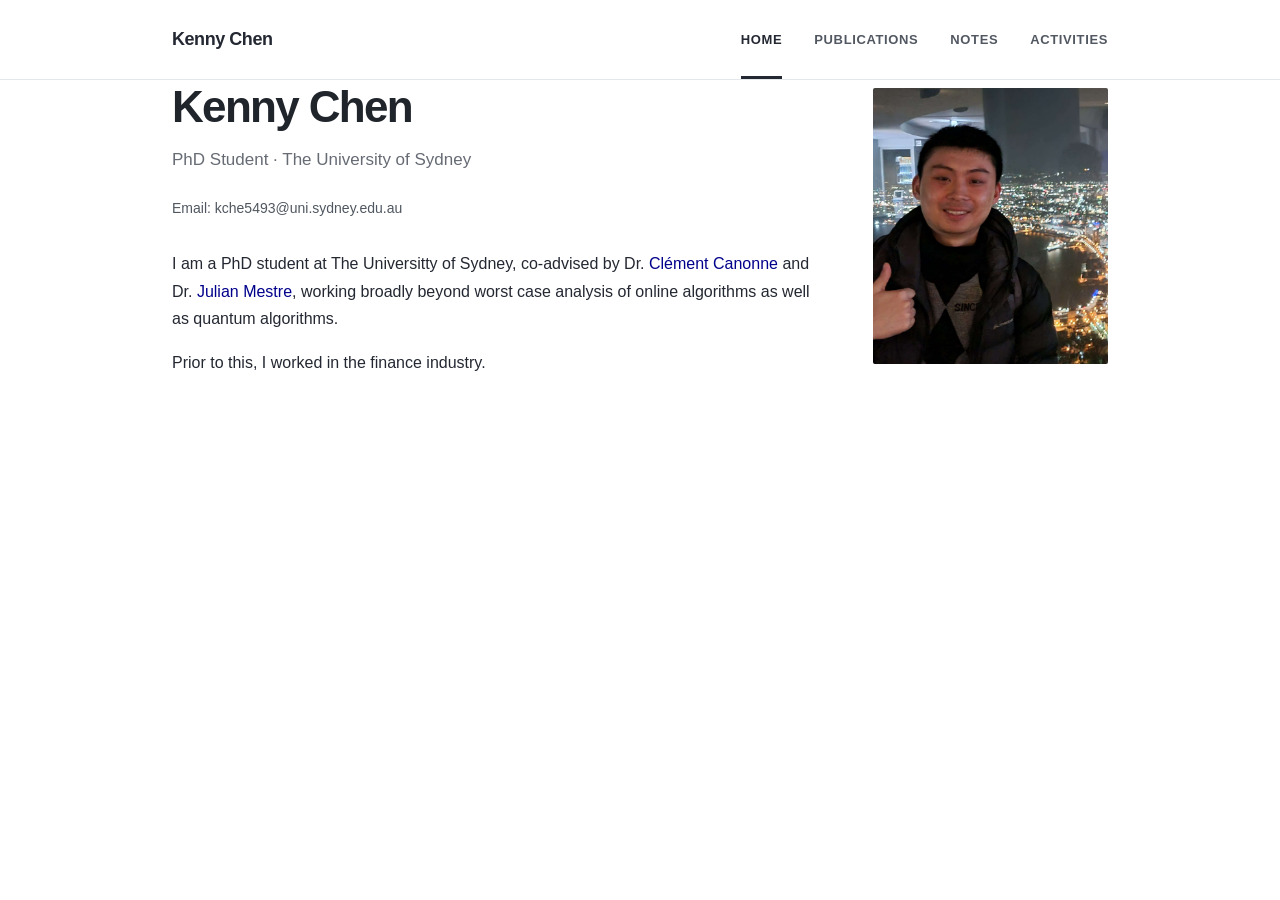
<file: index.html>
<!doctype html>
<html lang="en">

<head>
  <meta charset="utf-8">
  <meta name="viewport" content="width=device-width, initial-scale=1">
  <meta name="description" content="Blargh.">
  <title>Home · Kenny Chen</title>
  <link rel="stylesheet" href="assets/site.css">
</head>

<body>
  <header class="site-header">
    <div class="wrap header-inner">
      <a class="site-brand" href="index.html">Kenny Chen</a>
      <nav class="site-nav" aria-label="Main navigation">
        <a href="index.html" aria-current="page">Home</a>
        <a href="publications.html">Publications</a>
        <a href="notes.html">Notes</a>
        <a href="activities.html">Activities</a>
      </nav>
    </div>
  </header>
  <main class="wrap">
    <div class="intro-grid">
      <div>
        <h1>Kenny Chen</h1>
        <p class="role">PhD Student · The University of Sydney</p>
        <p class="profile-meta"><span>Email: kche5493@uni.sydney.edu.au</span></p>
        <p>I am a PhD student at The Universitty of Sydney, co-advised by Dr. <a href="https://ccanonne.github.io/"
            target="_blank" style="color: #00008b;">Clément Canonne</a> and Dr. <a
            href="https://www.sydney.edu.au/engineering/about/our-people/academic-staff/julian-mestre.html"
            target="_blank" style="color: #00008b;">Julian Mestre</a>, working broadly beyond worst case analysis of
          online algorithms as well as quantum algorithms.</p>
        <p>Prior to this, I worked in the finance industry.</p>
      </div>
      <figure class="portrait"><img src="images/photo.png" alt="Pic"></figure>
    </div>
    <!--<section class="section" aria-labelledby="news-heading"><h2 id="news-heading">News</h2>
  <ul class="news-list">
    <li><span class="news-date">Month YYYY</span>Example: Presented work at [conference or seminar].</li>
  </ul>
</section>-->
</file>
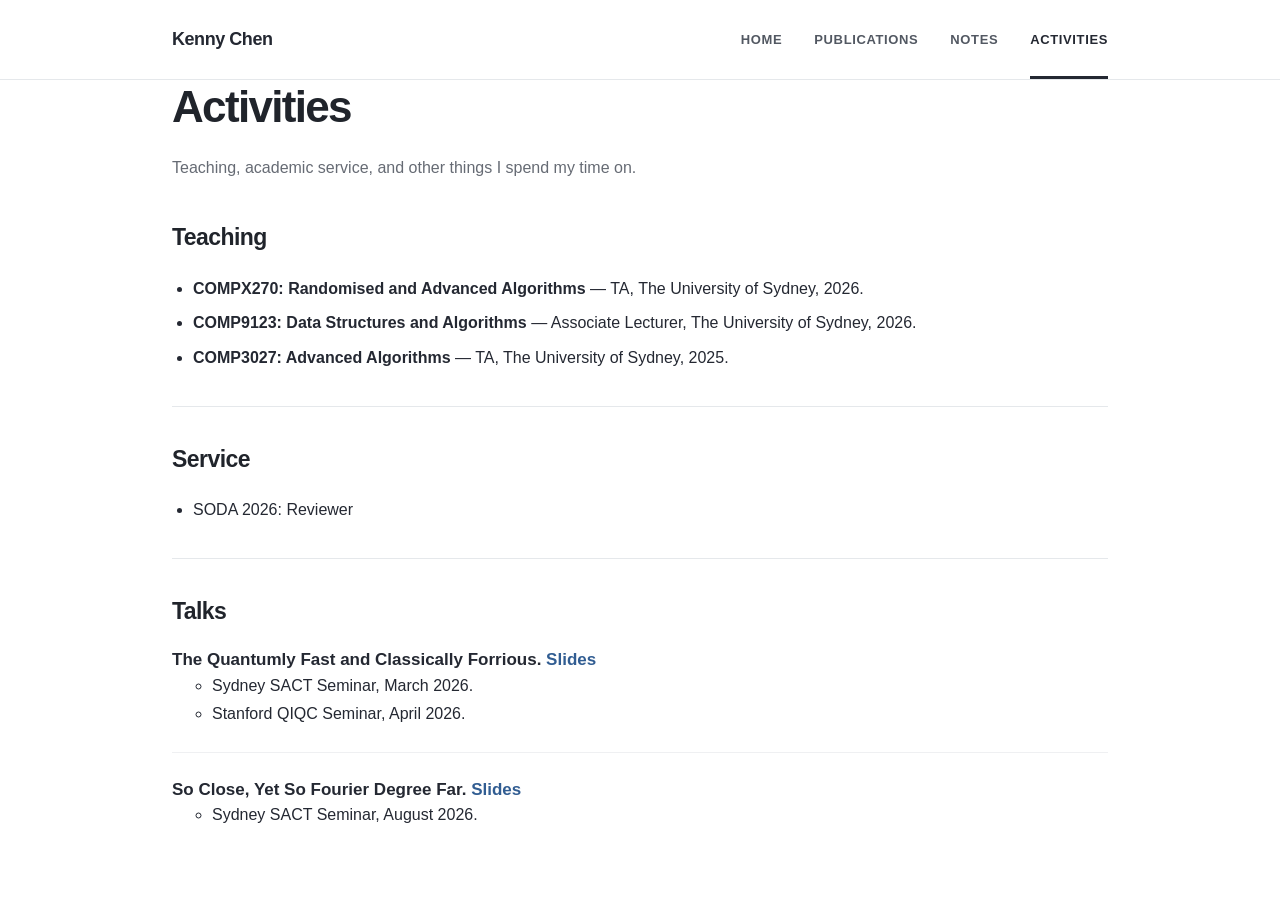
<file: activities.html>
<!doctype html>
<html lang="en">

<head>
    <meta charset="utf-8">
    <meta name="viewport" content="width=device-width, initial-scale=1">
    <meta name="description" content="Blargh.">
    <title>Activities · Kenny Chen</title>
    <link rel="stylesheet" href="assets/site.css">
</head>

<body>
    <header class="site-header">
        <div class="wrap header-inner">
            <a class="site-brand" href="index.html">Kenny Chen</a>
            <nav class="site-nav" aria-label="Main navigation">
                <a href="index.html">Home</a>
                <a href="publications.html">Publications</a>
                <a href="notes.html">Notes</a>
                <a href="activities.html" aria-current="page">Activities</a>
            </nav>
        </div>
    </header>
    <main class="wrap">
        <div class="page-intro">
            <h1>Activities</h1>
            <p class="lead">Teaching, academic service, and other things I spend my time on.</p>
        </div>
        <section>
            <h2>Teaching</h2>
            <ul class="simple-list">
                <li><strong>COMPX270: Randomised and Advanced Algorithms</strong> — TA, The University of Sydney, 2026.
                </li>
                <li><strong>COMP9123: Data Structures and Algorithms</strong> — Associate Lecturer, The University of
                    Sydney, 2026.</li>
                <li><strong>COMP3027: Advanced Algorithms</strong> — TA, The University of Sydney, 2025.</li>
            </ul>
        </section>
        <section class="section">
            <h2>Service</h2>
            <ul class="simple-list">
                <li>SODA 2026: Reviewer</li>
            </ul>
        </section>
        <section class="section">
            <h2>Talks</h2>
            <ul class="entry-list">
                <li class="entry">
                    <div class="entry-title">The Quantumly Fast and Classically Forrious. <a
                            href="https://github.com/kennyzchen/Slides/blob/main/The%20Quantumly%20Fast%20and%20the%20Classically%20Forrious.pptx"
                            target="_blank" rel="noopener noreferrer">
                            Slides
                        </a>
                    </div>
                    <ul>
                        <li>Sydney SACT Seminar, March 2026.</li>
                        <li>Stanford QIQC Seminar, April 2026.</li>
                    </ul>
                </li>
                <li class="entry">
                    <div class="entry-title">So Close, Yet So Fourier Degree Far. <a
                            href="https://github.com/kennyzchen/Slides/blob/main/Fourier%20Degree%20Testing.pptx"
                            target="_blank" rel="noopener noreferrer">
                            Slides
                        </a>
                    </div>
                    <ul>
                        <li>Sydney SACT Seminar, August 2026.</li>
                    </ul>
                </li>
            </ul>
        </section>
    </main>
</file>
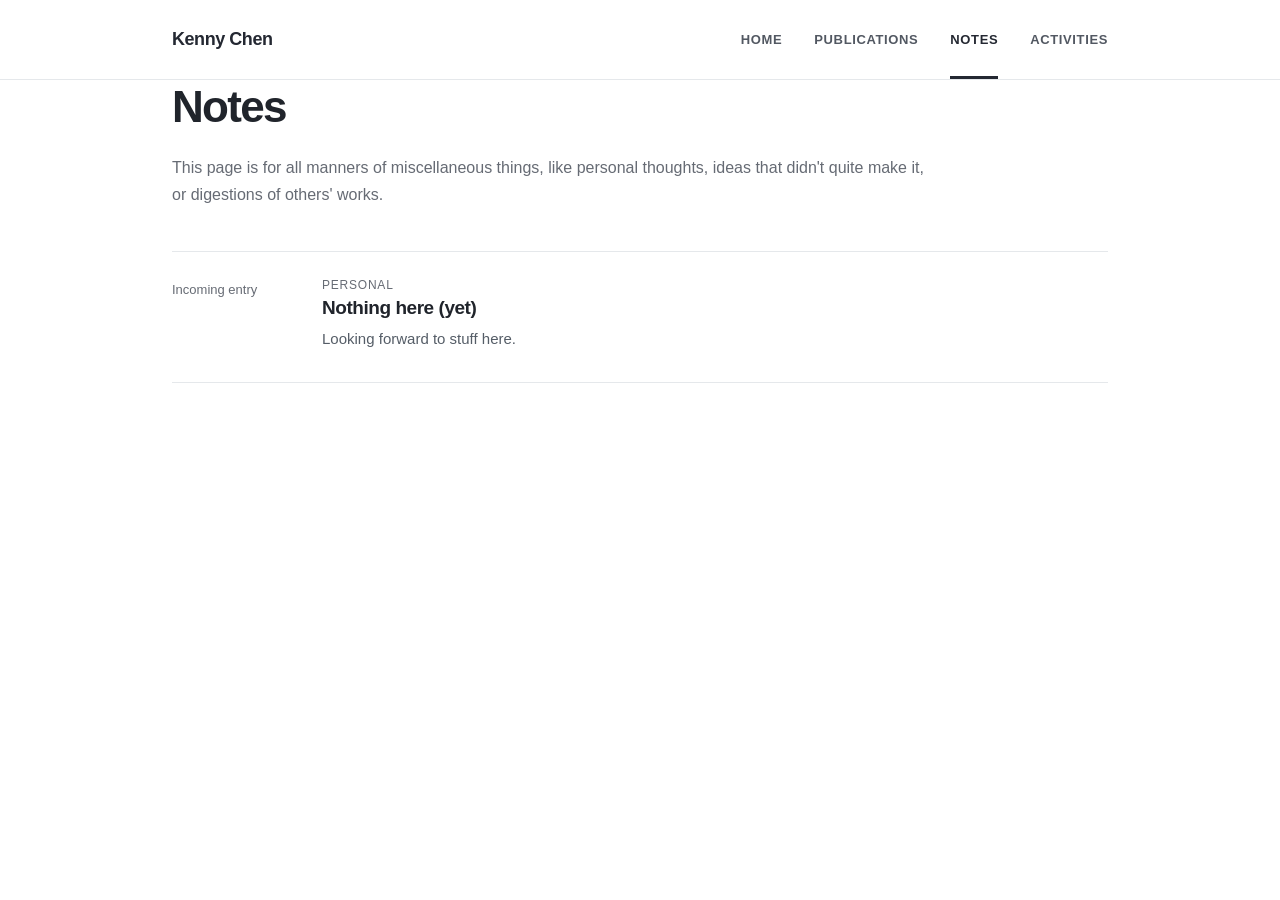
<file: notes.html>
<!doctype html>
<html lang="en">

<head>
    <meta charset="utf-8">
    <meta name="viewport" content="width=device-width, initial-scale=1">
    <meta name="description" content="Blargh.">
    <title>Notes · Kenny Chen</title>
    <link rel="stylesheet" href="assets/site.css">
</head>

<body>
    <header class="site-header">
        <div class="wrap header-inner">
            <a class="site-brand" href="index.html">Kenny Chen</a>
            <nav class="site-nav" aria-label="Main navigation">
                <a href="index.html">Home</a>
                <a href="publications.html">Publications</a>
                <a href="notes.html" aria-current="page">Notes</a>
                <a href="activities.html">Activities</a>
            </nav>
        </div>
    </header>
    <main class="wrap">
        <div class="page-intro">
            <h1>Notes</h1>
            <p class="lead">This page is for all manners of miscellaneous things, like personal thoughts, ideas that
                didn't quite make it, or digestions of others' works.</p>
        </div>
        <article class="note-row">
            <div class="note-date">Incoming entry</div>
            <div>
                <div class="note-tag">Personal</div>
                <h2>Nothing here (yet)</h2>
                <p>Looking forward to stuff here.</p>
            </div>
        </article>
    </main>
</file>
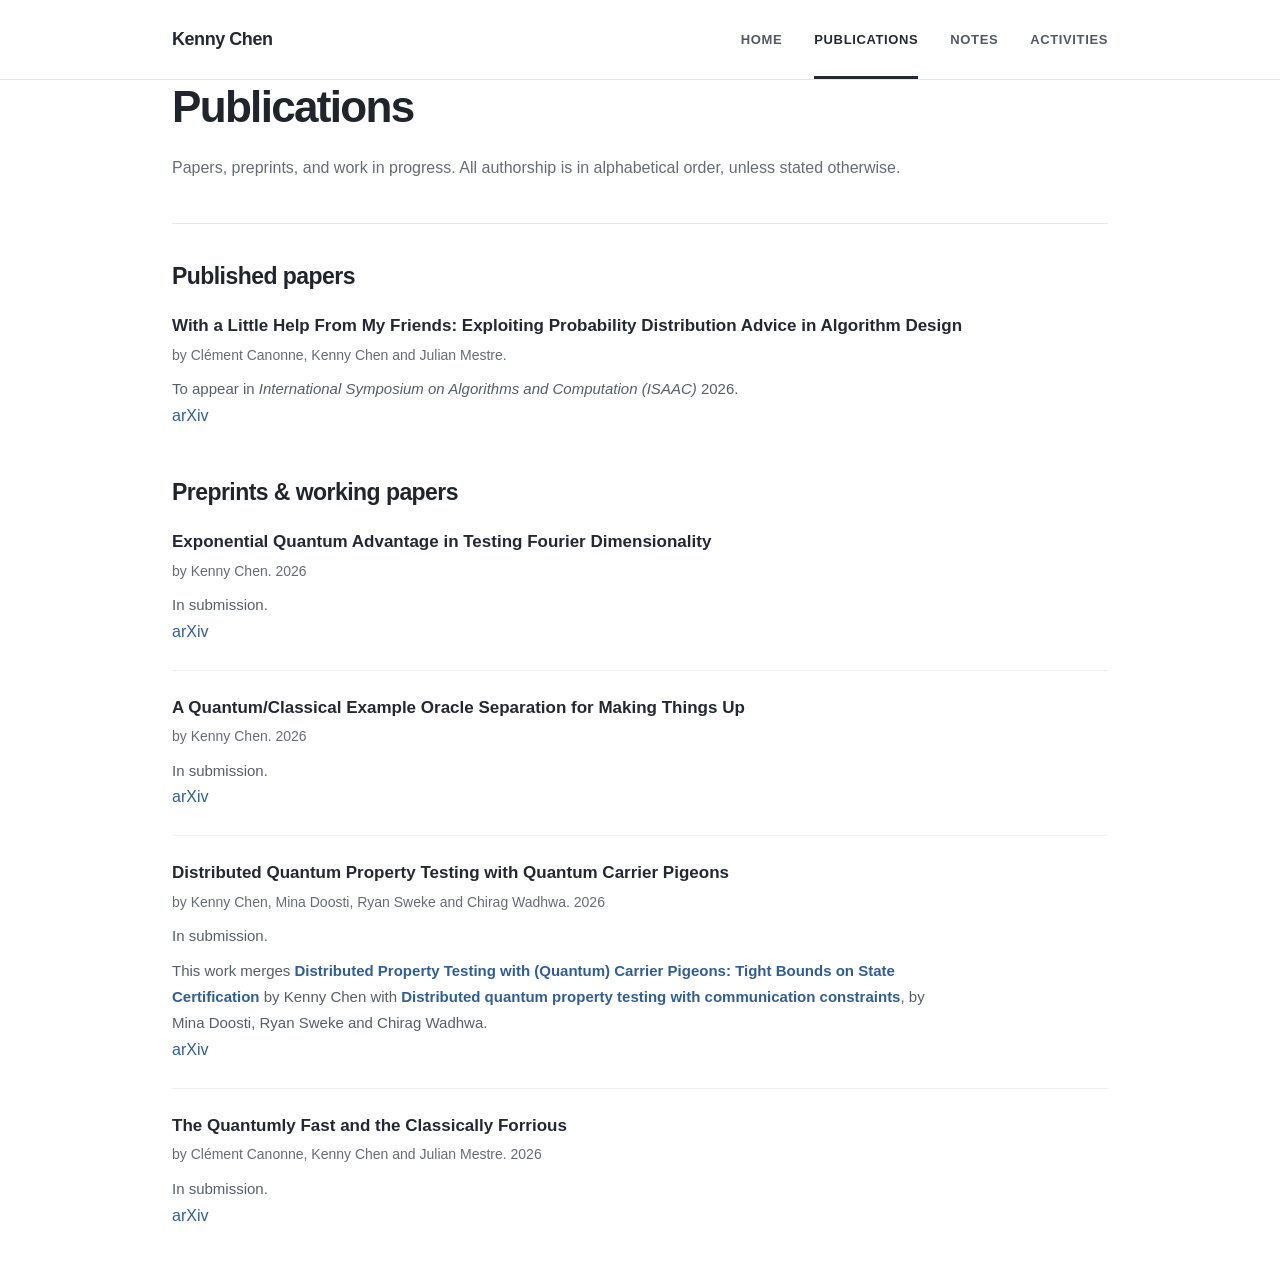
<file: publications.html>
<!doctype html>
<html lang="en">

<head>
    <meta charset="utf-8">
    <meta name="viewport" content="width=device-width, initial-scale=1">
    <meta name="description" content="Blargh.">
    <title>Publications · Kenny Chen</title>
    <link rel="stylesheet" href="assets/site.css">
</head>

<body>
    <header class="site-header">
        <div class="wrap header-inner">
            <a class="site-brand" href="index.html">Kenny Chen</a>
            <nav class="site-nav" aria-label="Main navigation">
                <a href="index.html">Home</a>
                <a href="publications.html" aria-current="page">Publications</a>
                <a href="notes.html">Notes</a>
                <a href="activities.html">Activities</a>
            </nav>
        </div>
    </header>
    <main class="wrap">
        <div class="page-intro">
            <h1>Publications</h1>
            <p class="lead">Papers, preprints, and work in progress. All authorship is in alphabetical order, unless
                stated otherwise.</p>
        </div>
        <section class="section">
            <h2>Published papers</h2>
            <ul class="entry-list">
                <li class="entry">
                    <div class="entry-title">With a Little Help From My Friends: Exploiting Probability Distribution
                        Advice in Algorithm Design</div>
                    <div class="entry-meta">by Clément Canonne, Kenny Chen and Julian Mestre.</div>
                    <p class="entry-excerpt">To appear in <i>International Symposium on Algorithms and Computation
                            (ISAAC)</i> 2026.</p>
                    <a href="https://arxiv.org/abs/2505.04949" target="_blank" rel="noopener noreferrer">
                        arXiv
                    </a>
                </li>
            </ul>
        </section>
        <section>
            <h2>Preprints &amp; working papers</h2>
            <ul class="entry-list">
                <li class="entry">
                    <div class="entry-title">Exponential Quantum Advantage in Testing Fourier Dimensionality</div>
                    <div class="entry-meta">by Kenny Chen. 2026</div>
                    <p class="entry-excerpt">In submission.</p>
                    <a href="https://arxiv.org/abs/2609.25816" target="_blank" rel="noopener noreferrer">
                        arXiv
                    </a>
                </li>
                <li class="entry">
                    <div class="entry-title">A Quantum/Classical Example Oracle Separation for Making Things Up</div>
                    <div class="entry-meta">by Kenny Chen. 2026</div>
                    <p class="entry-excerpt">In submission.</p>
                    <a href="https://arxiv.org/abs/2608.11648" target="_blank" rel="noopener noreferrer">
                        arXiv
                    </a>
                </li>
                <li class="entry">
                    <div class="entry-title">Distributed Quantum Property Testing with Quantum Carrier Pigeons</div>
                    <div class="entry-meta">by Kenny Chen, Mina Doosti, Ryan Sweke and Chirag Wadhwa. 2026</div>
                    <p class="entry-excerpt">In submission.</p>
                    <p class="entry-excerpt">
                        This work merges <a href="https://arxiv.org/abs/2606.31753" target="_blank"><b>Distributed
                                Property Testing with (Quantum) Carrier Pigeons: Tight Bounds on State
                                Certification</b></a> by Kenny Chen with <a href="https://arxiv.org/abs/2604.05962"
                            target="_blank"><b>Distributed quantum property testing with communication
                                constraints</b></a>, by Mina Doosti, Ryan Sweke and Chirag Wadhwa.
                    </p>
                    <a href="https://arxiv.org/abs/2606.31753v2" target="_blank" rel="noopener noreferrer">
                        arXiv
                    </a>
                </li>
                <li class="entry">
                    <div class="entry-title">The Quantumly Fast and the Classically Forrious</div>
                    <div class="entry-meta">by Clément Canonne, Kenny Chen and Julian Mestre. 2026</div>
                    <p class="entry-excerpt">In submission.</p>
                    <a href="https://arxiv.org/abs/2609.08864" target="_blank" rel="noopener noreferrer">
                        arXiv
                    </a>
                </li>
            </ul>
        </section>
    </main>
</file>
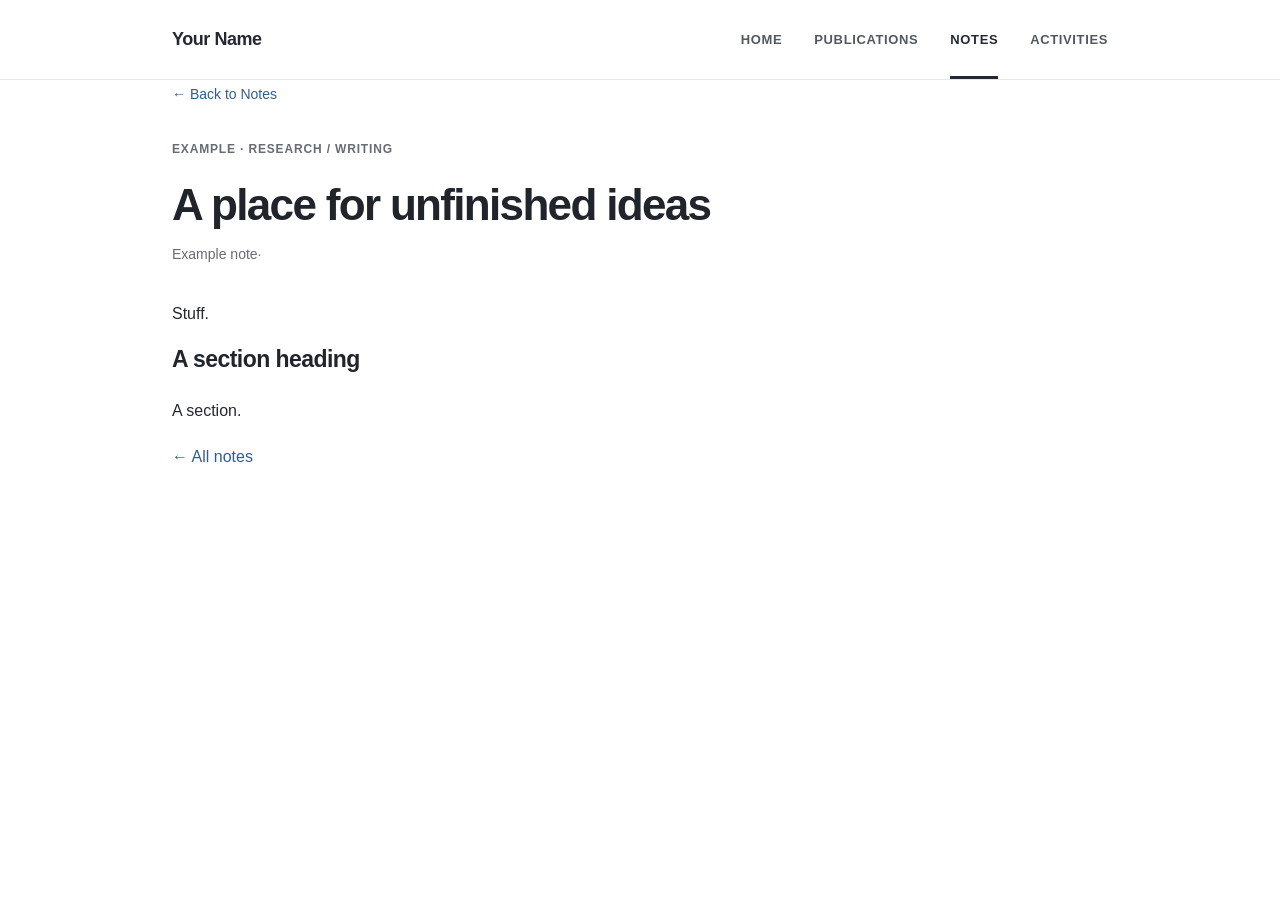
<file: posts/example-note.html>
<!doctype html>
<html lang="en">

<head>
    <meta charset="utf-8">
    <meta name="viewport" content="width=device-width, initial-scale=1">
    <meta name="description" content="Blargh.">
    <title>Title here · Kenny Chen</title>
    <link rel="stylesheet" href="../assets/site.css">
</head>

<body>
    <header class="site-header">
        <div class="wrap header-inner"><a class="site-brand" href="../index.html">Your Name</a>
            <nav class="site-nav" aria-label="Main navigation"><a href="../index.html">Home</a>
                <a href="../publications.html">Publications</a>
                <a href="../notes.html" aria-current="page">Notes</a>
                <a href="../activities.html">Activities</a>
            </nav>
        </div>
    </header>
    <main class="wrap">
        <div class="article"><a class="back-link" href="../notes.html">← Back to Notes</a>
            <p class="kicker">Example · Research / Writing</p>
            <h1>A place for unfinished ideas</h1>
            <p class="article-meta">Example note· </p>
            <p>Stuff.</p>
            <h2>A section heading</h2>
            <p>A section.</p>
            <p><a href="../notes.html">← All notes</a></p>
        </div>
    </main>
</file>
<file: assets/site.css>
/* Academic Website — clean, accessible, GitHub Pages friendly. */
:root {
  --text: #242832;
  --muted: #666b74;
  --link: #315d92;
  --line: #e5e8eb;
  --light: #f4f6f8;
  --max: 1000px;
}
* { box-sizing: border-box; }
html { scroll-behavior: smooth; }
body { margin: 0; font-family: Arial, Helvetica, sans-serif; font-size: 16px; line-height: 1.73; color: var(--text); background: #fff; }
a { color: var(--link); text-decoration: none; }
a:hover { text-decoration: underline; }
a:focus-visible { outline: 2px solid #315d92; outline-offset: 4px; }
.wrap { max-width: var(--max); margin: 0 auto; padding: 0 32px; }
.site-header { border-bottom: 1px solid var(--line); }
.header-inner { min-height: 79px; display: flex; align-items: center; justify-content: space-between; gap: 24px; }
.site-brand { font-weight: 600; font-size: 18px; letter-spacing: -.025em; color: var(--text); white-space: nowrap; }
.site-brand:hover { text-decoration: none; color: var(--link); }
.site-nav { display: flex; align-items: stretch; gap: 32px; align-self: stretch; flex-wrap: wrap; }
.site-nav a { display: inline-flex; align-items: center; color: #525862; font-size: 13px; font-weight: 600; letter-spacing: .048em; text-transform: uppercase; padding: 5px 0 1px; border-bottom: 3px solid transparent; }
.site-nav a:hover { text-decoration: none; color: var(--text); border-bottom-color: #c0c6ce; }
.site-nav a[aria-current="page"], .site-nav a.active { color: var(--text); border-bottom-color: var(--text); }
main { padding-top: 65px; padding-bottom: 72px; min-height: calc(100vh - 177px); }
.intro-grid { display: grid; grid-template-columns: minmax(0,1fr) 235px; align-items: start; gap: 62px; }
h1,h2,h3 { color: #20242b; font-weight: 600; line-height: 1.24; }
h1 { font-size: clamp(32px, 4.4vw, 44px); letter-spacing: -.038em; margin: 0 0 10px; }
h2 { font-size: 23px; letter-spacing: -.024em; margin: 0 0 23px; }
h3 { font-size: 18px; letter-spacing: -.018em; margin: 0 0 10px; }
p { margin: 0 0 16px; }
.role { font-size: 17px; margin: 0 0 22px; color: var(--muted); }
.profile-meta { color: #505760; font-size: 14px; line-height: 1.8; margin: 0 0 29px; }
.profile-meta span + span:before { content: '·'; color: #a4a9b0; padding: 0 11px; }
.portrait { margin: 8px 0 0; }
.portrait img { width: 100%; display: block; aspect-ratio: 4/4.7; object-fit: cover; border-radius: 2px; background: #f0f1f3; }
.portrait figcaption { margin-top: 8px; text-align: center; font-size: 12px; color: var(--muted); }
.section { padding-top: 38px; margin-top: 34px; border-top: 1px solid var(--line); }
.section p:last-child, .page-intro p:last-child { margin-bottom: 0; }
.news-list { list-style: none; margin: 0; padding: 0; max-width: 860px; }
.news-list li { margin-bottom: 14px; padding-left: 0; }
.news-date { font-weight: 600; font-size: 14px; color: #515763; margin-right: 11px; white-space: nowrap; }
.page-intro { max-width: 760px; margin-bottom: 42px; }
.page-intro h1 { margin-bottom: 19px; }
.lead { color: var(--muted); font-size: 16px; }
.entry-list { margin: 0; padding: 0; list-style: none; }
.entry { margin: 0 0 25px; padding-bottom: 24px; border-bottom: 1px solid #eff0f2; }
.entry:last-child { border-bottom: 0; }
.entry-title { font-weight: 600; font-size: 17px; line-height: 1.4; }
.entry-meta { color: var(--muted); font-size: 14px; margin-top: 5px; }
.entry-excerpt { color: #565e67; font-size: 15px; margin-top: 9px; margin-bottom: 0; max-width: 760px; }
.kicker { font-size: 12px; letter-spacing: .07em; text-transform: uppercase; color: var(--muted); font-weight: 700; margin: 0 0 10px; }
.note-row { display: grid; grid-template-columns: 130px minmax(0,1fr); gap: 20px; padding: 23px 0; border-bottom: 1px solid var(--line); }
.note-row:first-of-type { border-top: 1px solid var(--line); }
.note-date { font-size: 13px; color: var(--muted); padding-top: 4px; }
.note-row h2 { font-size: 19px; margin-bottom: 7px; }
.note-row p { font-size: 15px; color: #555d67; margin-bottom: 7px; }
.note-tag { color: var(--muted); font-size: 12px; text-transform: uppercase; letter-spacing: .065em; }
.content-column { max-width: 750px; }
.simple-list { margin: 0 0 25px; padding-left: 21px; }
.simple-list li { margin: 7px 0; }
.empty-guide { font-size: 13px; color: #727782; border-left: 2px solid #d5dbe1; padding: 3px 0 3px 14px; margin: 0 0 30px; }
.article { max-width: 730px; }
.article h1 { margin-bottom: 9px; }
.article .article-meta { color: var(--muted); font-size: 14px; margin-bottom: 34px; }
.article p { margin-bottom: 18px; }
.back-link { display: inline-block; font-size: 14px; margin-bottom: 33px; }
.site-footer { border-top: 1px solid var(--line); }
.footer-inner { color: #737983; font-size: 12px; display: flex; justify-content: space-between; padding-top: 23px; padding-bottom: 24px; gap: 20px; }
@media(max-width: 720px) {
 .wrap { padding-left: 22px; padding-right: 22px; }
 .header-inner { padding-top: 19px; padding-bottom: 0; flex-direction: column; align-items: flex-start; gap: 3px; }
 .site-nav { gap: 22px; width: 100%; }
 .site-nav a { font-size: 11px; min-height: 43px; }
 main { padding-top: 38px; }
 .intro-grid { grid-template-columns: 1fr; gap: 15px; }
 .portrait { grid-row: 1; max-width: 170px; margin: 0 0 10px; }
 .portrait img { aspect-ratio: 1; }
 .portrait figcaption { text-align: left; }
 .note-row { grid-template-columns: 1fr; gap: 0; }
 .footer-inner { flex-direction: column; gap: 2px; }
}
@media (prefers-reduced-motion: reduce) { html { scroll-behavior: auto; } }
</file>
